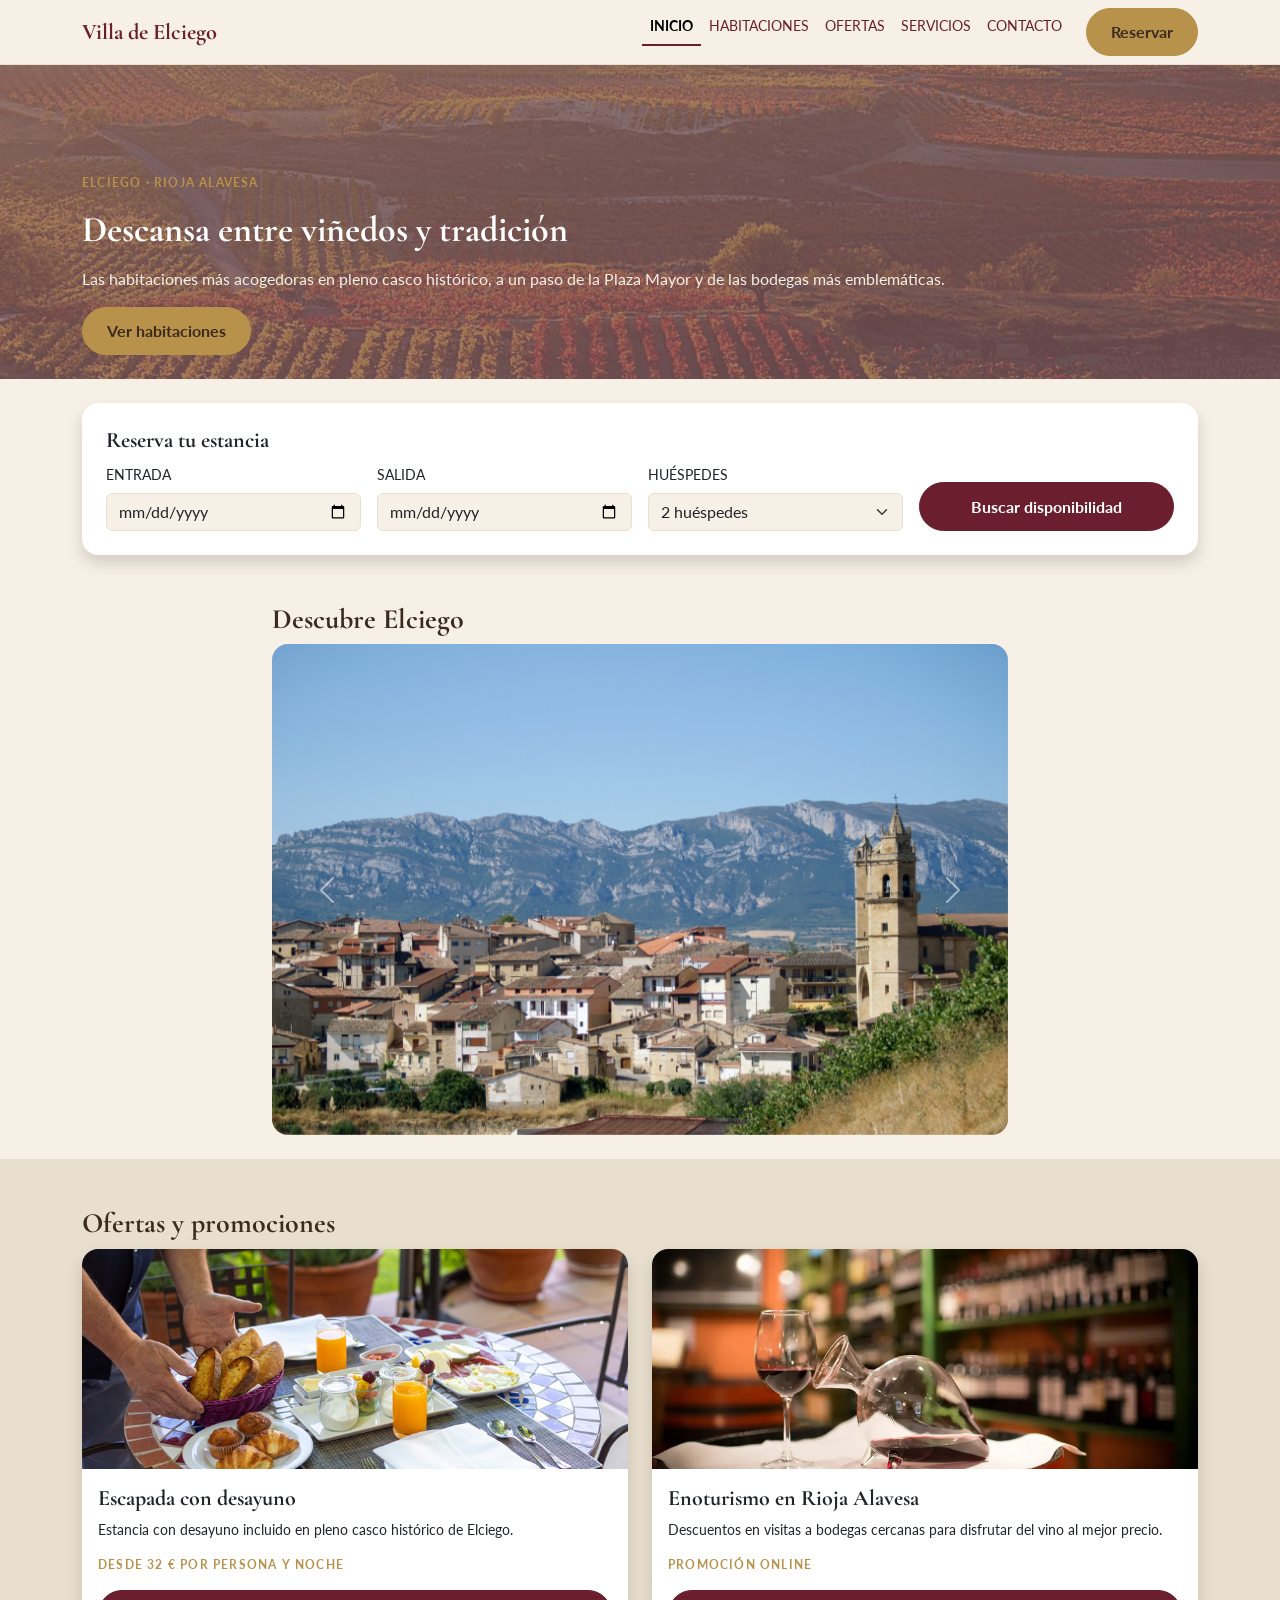
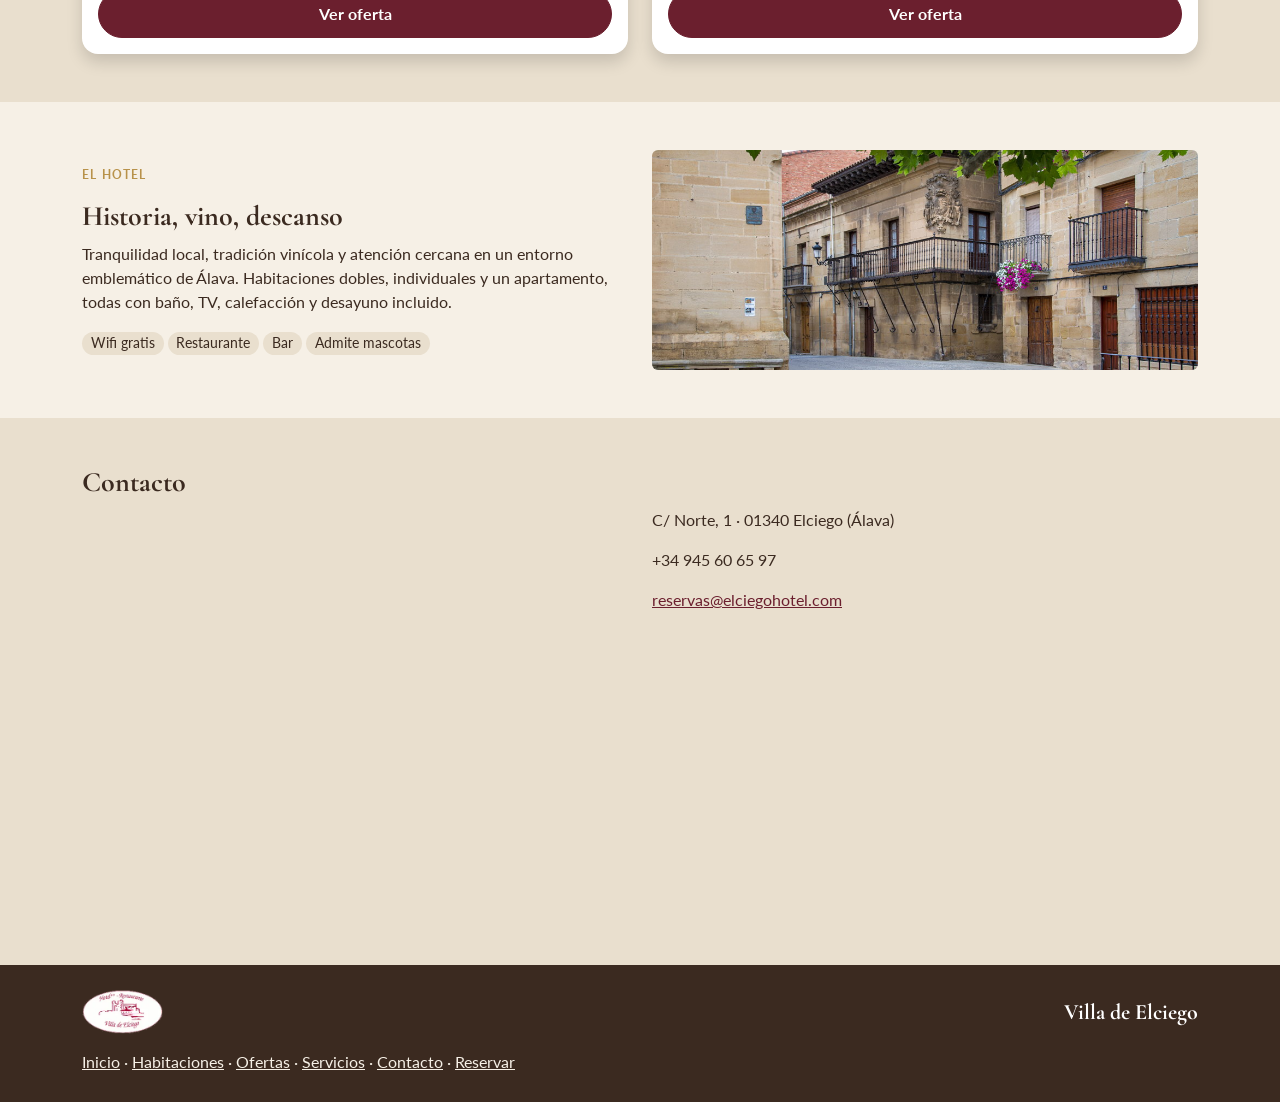
<file: index.html>
<!DOCTYPE html>
<html lang="es">
<head>
  <meta charset="UTF-8">
  <meta name="viewport" content="width=device-width, initial-scale=1">
  <title>Inicio | Villa de Elciego</title>
  <link href="https://cdn.jsdelivr.net/npm/bootstrap@5.3.3/dist/css/bootstrap.min.css" rel="stylesheet">
  <link href="https://fonts.googleapis.com/css2?family=Cormorant+Garamond:wght@700&family=Lato:wght@400;700&display=swap" rel="stylesheet">
  <link href="css/style.css" rel="stylesheet">
</head>
<body>

  <!-- NAVBAR -->
  <nav class="navbar navbar-expand-lg sticky-top">
    <div class="container">
      <a class="navbar-brand" href="index.html">Villa de Elciego</a>

      <button class="navbar-toggler border-0" type="button" data-bs-toggle="collapse" data-bs-target="#menu">
        <span class="navbar-toggler-icon"></span>
      </button>

      <div class="collapse navbar-collapse" id="menu">
        <ul class="navbar-nav ms-auto">
          <li class="nav-item"><a class="nav-link active" href="index.html">Inicio</a></li>
          <li class="nav-item"><a class="nav-link" href="habitaciones.html">Habitaciones</a></li>
          <li class="nav-item"><a class="nav-link" href="#ofertas">Ofertas</a></li>
          <li class="nav-item"><a class="nav-link" href="#servicios">Servicios</a></li>
          <li class="nav-item"><a class="nav-link" href="#contacto">Contacto</a></li>
          <li class="nav-item mt-2 mt-lg-0 ms-lg-3">
            <a class="btn btn-dorado" href="reservar.html">Reservar</a>
          </li>
        </ul>
      </div>
    </div>
  </nav>

  <!-- CONTENEDOR VIÑEDO -->
  <header class="hero">
    <div class="container">
      <p class="etiqueta">Elciego · Rioja Alavesa</p>
      <h1 class="mb-3">Descansa entre viñedos y tradición</h1>
      <p>Las habitaciones más acogedoras en pleno casco histórico, a un paso de la Plaza Mayor y de las bodegas más emblemáticas.</p>
      <a href="habitaciones.html" class="btn btn-dorado">Ver habitaciones</a>
    </div>
  </header>

  <!-- BUSCADOR -->
  <section class="py-4" id="reservar">
    <div class="container">
      <div class="card shadow">
        <div class="card-body p-4">
          <h3 class="card-title">Reserva tu estancia</h3>
          <div class="row g-3">
            <div class="col-6 col-md-3">
              <label for="entrada" class="form-label small">ENTRADA</label>
              <input type="date" id="entrada" class="form-control">
            </div>
            <div class="col-6 col-md-3">
              <label for="salida" class="form-label small">SALIDA</label>
              <input type="date" id="salida" class="form-control">
            </div>
            <div class="col-12 col-md-3">
              <label for="huespedes" class="form-label small">HUÉSPEDES</label>
              <select id="huespedes" class="form-select">
                <option value="1">1 huésped</option>
                <option value="2" selected>2 huéspedes</option>
                <option value="3">3 huéspedes</option>
                <option value="4">4 huéspedes</option>
                <option value="5">5 huéspedes</option>
                <option value="6">6 huéspedes</option>
                <option value="7">7 huéspedes</option>
                <option value="8">8 huéspedes</option>
                <option value="9">9 huéspedes</option>
                <option value="10">10 huéspedes</option>
              </select>
            </div>
            <div class="col-12 col-md-3 d-flex align-items-end">
              <a href="reservar.html" id="buscar" class="btn btn-burdeos w-100">Buscar disponibilidad</a>
            </div>
          </div>
        </div>
      </div>
    </div>
  </section>

  <!-- CARRUSEL -->
  <section class="py-4">
    <div class="container">
      <div class="row justify-content-center">
        <div class="col-lg-8">
          <h2>Descubre Elciego</h2>
          <div id="carrusel" class="carousel slide" data-bs-ride="carousel">
            <div class="carousel-inner">
              <div class="carousel-item active">
                <img src="img/carrusel-1.jpg" class="d-block w-100" alt="Casco histórico de Elciego">
              </div>
              <div class="carousel-item">
                <img src="img/carrusel-2.jpg" class="d-block w-100" alt="Casco histórico de Elciego 2">
              </div>
              <div class="carousel-item">
                <img src="img/carrusel-3.jpg" class="d-block w-100" alt="Casco histórico de Elciego 3">
              </div>
            </div>
            <button class="carousel-control-prev" type="button" data-bs-target="#carrusel" data-bs-slide="prev">
              <span class="carousel-control-prev-icon"></span>
            </button>
            <button class="carousel-control-next" type="button" data-bs-target="#carrusel" data-bs-slide="next">
              <span class="carousel-control-next-icon"></span>
            </button>
          </div>
        </div>
      </div>
    </div>
  </section>

  <!-- OFERTAS -->
  <section class="fondo-arena py-5" id="ofertas">
    <div class="container">
      <h2>Ofertas y promociones</h2>
      <div class="row g-4">

        <div class="col-md-6">
          <div class="card shadow h-100">
            <img src="img/oferta-1.jpg" alt="Escapada con desayuno" class="card-img-top foto">
            <div class="card-body">
              <h3 class="card-title">Escapada con desayuno</h3>
              <p class="card-text small">Estancia con desayuno incluido en pleno casco histórico de Elciego.</p>
              <p class="etiqueta">Desde 32 € por persona y noche</p>
              <a href="habitaciones.html" class="btn btn-burdeos w-100">Ver oferta</a>
            </div>
          </div>
        </div>

        <div class="col-md-6">
          <div class="card shadow h-100">
            <img src="img/oferta-2.jpg" alt="Enoturismo en Rioja Alavesa" class="card-img-top foto">
            <div class="card-body">
              <h3 class="card-title">Enoturismo en Rioja Alavesa</h3>
              <p class="card-text small">Descuentos en visitas a bodegas cercanas para disfrutar del vino al mejor precio.</p>
              <p class="etiqueta">Promoción online</p>
              <a href="habitaciones.html" class="btn btn-burdeos w-100">Ver oferta</a>
            </div>
          </div>
        </div>

      </div>
    </div>
  </section>

  <!-- SERVICIOS -->
  <section class="py-5" id="servicios">
    <div class="container">
      <div class="row g-4 align-items-center">
        <div class="col-md-6">
          <p class="etiqueta">El hotel</p>
          <h2>Historia, vino, descanso</h2>
          <p>
            Tranquilidad local, tradición vinícola y atención cercana en un entorno
            emblemático de Álava. Habitaciones dobles, individuales y un apartamento,
            todas con baño, TV, calefacción y desayuno incluido.
          </p>
          <span class="badge rounded-pill chip">Wifi gratis</span>
          <span class="badge rounded-pill chip">Restaurante</span>
          <span class="badge rounded-pill chip">Bar</span>
          <span class="badge rounded-pill chip">Admite mascotas</span>
        </div>
        <div class="col-md-6">
          <img src="img/hotel.jpg" alt="Fachada del hotel" class="foto rounded">
        </div>
      </div>
    </div>
  </section>

  <!-- CONTACTO -->
  <section class="fondo-arena py-5" id="contacto">
    <div class="container">
      <h2>Contacto</h2>
      <div class="row g-4">
        <div class="col-md-6">
          <div class="ratio ratio-4x3 mapa-contacto">
            <iframe src="https://www.google.com/maps/embed?pb=!1m18!1m12!1m3!1d94107.29809911063!2d-2.7620001656060893!3d42.5159304!2m3!1f0!2f0!3f0!3m2!1i1024!2i768!4f13.1!3m3!1m2!1s0xd4557f8bbc9497d%3A0x6555d28197c5f23e!2sHotel%20Villa%20Elciego!5e0!3m2!1ses!2ses!4v1794210231358!5m2!1ses!2ses"
              title="Mapa de Hotel Villa Elciego"
              allowfullscreen=""
              loading="lazy"
              referrerpolicy="strict-origin-when-cross-origin">
            </iframe>
          </div>
        </div>
        <div class="col-md-6">
          <p>C/ Norte, 1 · 01340 Elciego (Álava)</p>
          <p>+34 945 60 65 97</p>
          <p><a href="mailto:reservas@elciegohotel.com" class="correo">reservas@elciegohotel.com</a></p>
        </div>
      </div>
    </div>
  </section>

  <!-- PIE -->
  <footer class="footer py-4">
    <div class="container">
      <div class="d-flex align-items-center justify-content-between mb-3">
        <img src="img/logo.png" alt="Logo Villa de Elciego" height="45">
        <h3 class="text-white mb-0">Villa de Elciego</h3>
      </div>
      <p class="mb-1 footerlink">
        <a href="index.html" class="footerlink">Inicio</a> · 
        <a href="habitaciones.html" class="footerlink">Habitaciones</a> · 
        <a href="index.html#ofertas" class="footerlink">Ofertas</a> · 
        <a href="index.html#servicios" class="footerlink">Servicios</a> · 
        <a href="index.html#contacto" class="footerlink">Contacto</a> · 
        <a href="reservar.html" class="footerlink">Reservar</a>
      </p>
    </div>
  </footer>

  <script src="https://cdn.jsdelivr.net/npm/bootstrap@5.3.3/dist/js/bootstrap.bundle.min.js"></script>
  <script>
    (function () {
      'use strict';
      var entrada = document.getElementById('entrada');
      var salida = document.getElementById('salida');
      var huespedes = document.getElementById('huespedes');
      var boton = document.getElementById('buscar');
      if (!entrada || !salida || !huespedes || !boton) return;

      var DIA = 86400000;
      function texto(d) {
        return d.getFullYear() + '-' + ('0' + (d.getMonth() + 1)).slice(-2) + '-' + ('0' + d.getDate()).slice(-2);
      }
      function mas(t, n) {
        var p = t.split('-');
        var d = new Date(Date.UTC(+p[0], +p[1] - 1, +p[2]) + n * DIA);
        return d.getUTCFullYear() + '-' + ('0' + (d.getUTCMonth() + 1)).slice(-2) + '-' + ('0' + d.getUTCDate()).slice(-2);
      }

      var hoy = texto(new Date());
      entrada.min = hoy;
      salida.min = mas(hoy, 1);

      entrada.addEventListener('change', function () {
        if (!entrada.value) return;
        salida.min = mas(entrada.value, 1);
        salida.max = mas(entrada.value, 30);
        if (salida.value && (salida.value < salida.min || salida.value > salida.max)) salida.value = salida.min;
      });

      // Guarda fechas y huéspedes para que reservar.html los recoja
      boton.addEventListener('click', function () {
        try {
          localStorage.setItem('elciegoReserva', JSON.stringify({
            huespedes: parseInt(huespedes.value, 10),
            entrada: entrada.value,
            salida: salida.value,
            dobles: null
          }));
        } catch (e) { /* sin almacenamiento */ }
      });
    })();
  </script>
</body>
</html>
</file>
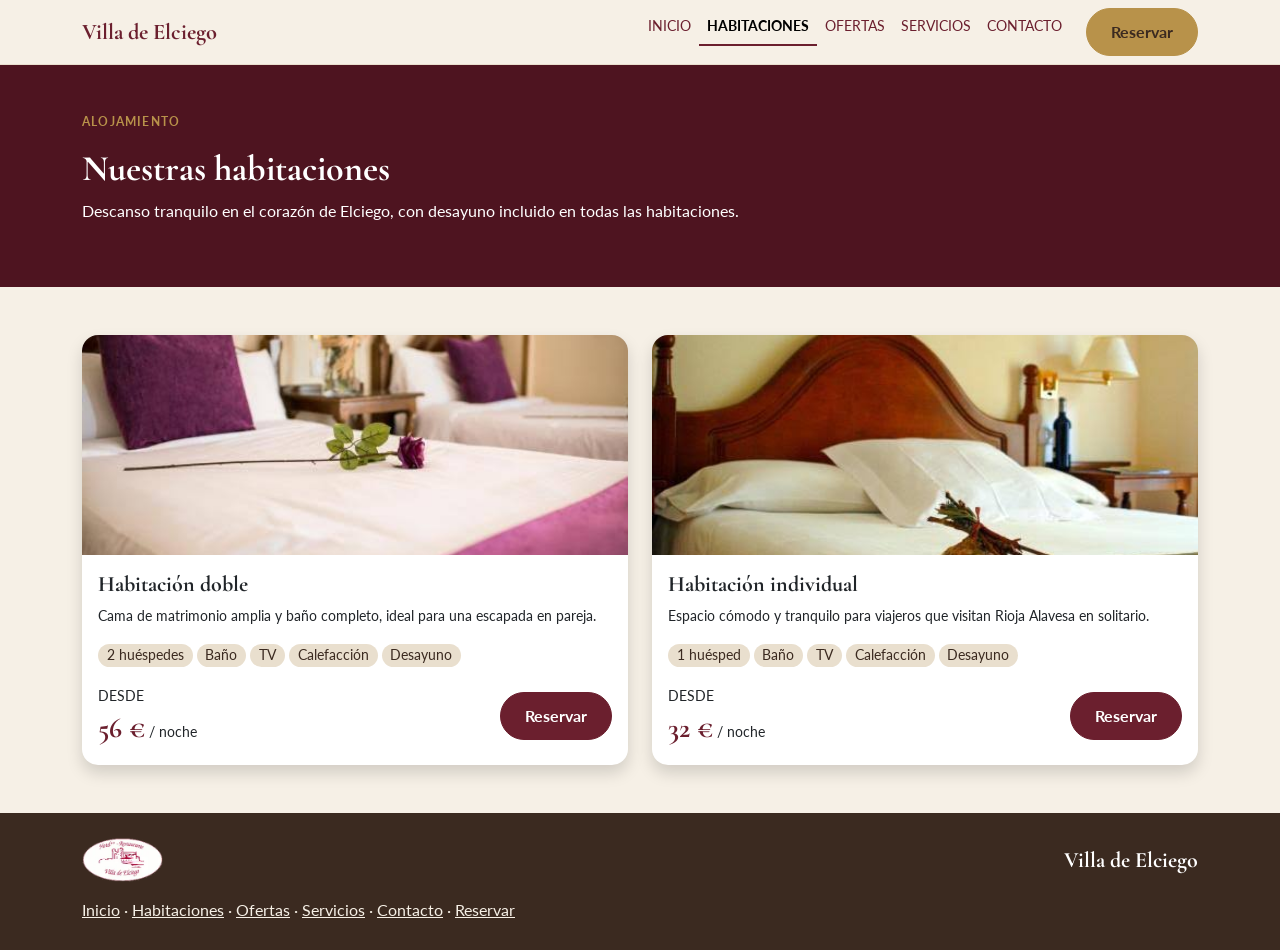
<file: habitaciones.html>
<!DOCTYPE html>
<html lang="es">
<head>
  <meta charset="UTF-8">
  <meta name="viewport" content="width=device-width, initial-scale=1">
  <title>Habitaciones | Villa de Elciego</title>
  <link href="https://cdn.jsdelivr.net/npm/bootstrap@5.3.3/dist/css/bootstrap.min.css" rel="stylesheet">
  <link href="https://fonts.googleapis.com/css2?family=Cormorant+Garamond:wght@700&family=Lato:wght@400;700&display=swap" rel="stylesheet">
  <link href="css/style.css" rel="stylesheet">
</head>
<body>

  <!-- NAVBAR -->
  <nav class="navbar navbar-expand-lg sticky-top">
    <div class="container">
      <a class="navbar-brand" href="index.html">Villa de Elciego</a>

      <button class="navbar-toggler border-0" type="button" data-bs-toggle="collapse" data-bs-target="#menu">
        <span class="navbar-toggler-icon"></span>
      </button>

      <div class="collapse navbar-collapse" id="menu">
        <ul class="navbar-nav ms-auto">
          <li class="nav-item"><a class="nav-link" href="index.html">Inicio</a></li>
          <li class="nav-item"><a class="nav-link active" href="habitaciones.html">Habitaciones</a></li>
          <li class="nav-item"><a class="nav-link" href="index.html#ofertas">Ofertas</a></li>
          <li class="nav-item"><a class="nav-link" href="index.html#servicios">Servicios</a></li>
          <li class="nav-item"><a class="nav-link" href="index.html#contacto">Contacto</a></li>
          <li class="nav-item mt-2 mt-lg-0 ms-lg-3">
            <a class="btn btn-dorado" href="reservar.html">Reservar</a>
          </li>
        </ul>
      </div>
    </div>
  </nav>

  <!-- CABECERA -->
  <header class="cabecera py-5">
    <div class="container">
      <p class="etiqueta">Alojamiento</p>
      <h1>Nuestras habitaciones</h1>
      <p>Descanso tranquilo en el corazón de Elciego, con desayuno incluido en todas las habitaciones.</p>
    </div>
  </header>

  <!-- HABITACIONES -->
  <section class="py-5">
    <div class="container">
      <div class="row g-4">

        <div class="col-md-6">
          <div class="card shadow h-100">
            <img src="img/habitacion-doble.jpeg" alt="Habitación doble" class="card-img-top foto">
            <div class="card-body">
              <h3 class="card-title">Habitación doble</h3>
              <p class="card-text small">Cama de matrimonio amplia y baño completo, ideal para una escapada en pareja.</p>
              <p>
                <span class="badge rounded-pill chip">2 huéspedes</span>
                <span class="badge rounded-pill chip">Baño</span>
                <span class="badge rounded-pill chip">TV</span>
                <span class="badge rounded-pill chip">Calefacción</span>
                <span class="badge rounded-pill chip">Desayuno</span>
              </p>
              <div class="d-flex justify-content-between align-items-center">
                <div>
                  <small>DESDE</small><br>
                  <span class="precio">56 €</span> <small>/ noche</small>
                </div>
                <a href="reservar.html" class="btn btn-burdeos">Reservar</a>              </div>
            </div>
          </div>
        </div>

        <div class="col-md-6">
          <div class="card shadow h-100">
            <img src="img/habitacion-individual.jpeg" alt="Habitación individual" class="card-img-top foto">
            <div class="card-body">
              <h3 class="card-title">Habitación individual</h3>
              <p class="card-text small">Espacio cómodo y tranquilo para viajeros que visitan Rioja Alavesa en solitario.</p>
              <p>
                <span class="badge rounded-pill chip">1 huésped</span>
                <span class="badge rounded-pill chip">Baño</span>
                <span class="badge rounded-pill chip">TV</span>
                <span class="badge rounded-pill chip">Calefacción</span>
                <span class="badge rounded-pill chip">Desayuno</span>
              </p>
              <div class="d-flex justify-content-between align-items-center">
                <div>
                  <small>DESDE</small><br>
                  <span class="precio">32 €</span> <small>/ noche</small>
                </div>
                <a href="reservar.html" class="btn btn-burdeos">Reservar</a>
              </div>
            </div>
          </div>
        </div>

      </div>
    </div>
  </section>

  <!-- PIE -->
  <footer class="footer py-4">
    <div class="container">
      <div class="d-flex align-items-center justify-content-between mb-3">
        <img src="img/logo.png" alt="Logo Villa de Elciego" height="45">
        <h3 class="text-white mb-0">Villa de Elciego</h3>
      </div>
      <p class="mb-1 footerlink">
        <a href="index.html" class="footerlink">Inicio</a> · 
        <a href="habitaciones.html" class="footerlink">Habitaciones</a> · 
        <a href="index.html#ofertas" class="footerlink">Ofertas</a> · 
        <a href="index.html#servicios" class="footerlink">Servicios</a> · 
        <a href="index.html#contacto" class="footerlink">Contacto</a> · 
        <a href="reservar.html" class="footerlink">Reservar</a>
      </p>
    </div>    
  </footer>

  <script src="https://cdn.jsdelivr.net/npm/bootstrap@5.3.3/dist/js/bootstrap.bundle.min.js"></script>
</body>
</html>
</file>
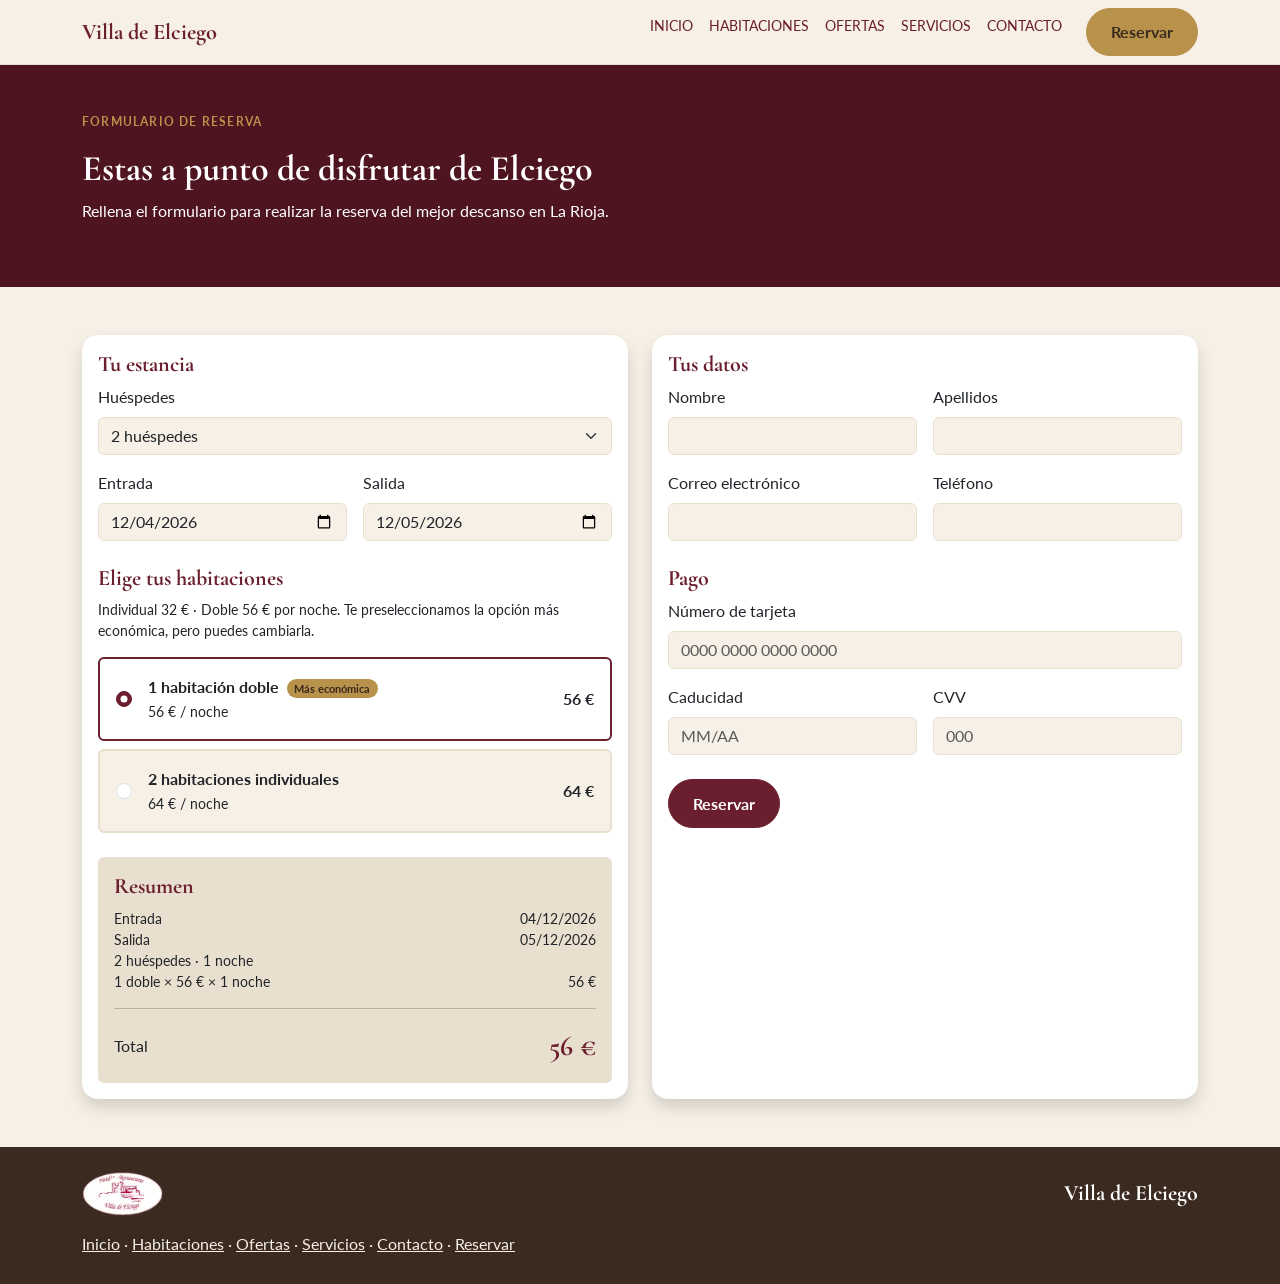
<file: reservar.html>
<!DOCTYPE html>
<html lang="es">
<head>
  <meta charset="UTF-8">
  <meta name="viewport" content="width=device-width, initial-scale=1">
  <title>Reservar | Villa de Elciego</title>
  <link href="https://cdn.jsdelivr.net/npm/bootstrap@5.3.3/dist/css/bootstrap.min.css" rel="stylesheet">
  <link href="https://fonts.googleapis.com/css2?family=Cormorant+Garamond:wght@700&family=Lato:wght@400;700&display=swap" rel="stylesheet">
  <link href="css/style.css" rel="stylesheet">
</head>
<body>

  <!-- NAVBAR -->
  <nav class="navbar navbar-expand-lg sticky-top">
    <div class="container">
      <a class="navbar-brand" href="index.html">Villa de Elciego</a>

      <button class="navbar-toggler border-0" type="button" data-bs-toggle="collapse" data-bs-target="#menu">
        <span class="navbar-toggler-icon"></span>
      </button>

      <div class="collapse navbar-collapse" id="menu">
        <ul class="navbar-nav ms-auto">
          <li class="nav-item"><a class="nav-link" href="index.html">Inicio</a></li>
          <li class="nav-item"><a class="nav-link" href="habitaciones.html">Habitaciones</a></li>
          <li class="nav-item"><a class="nav-link" href="index.html#ofertas">Ofertas</a></li>
          <li class="nav-item"><a class="nav-link" href="index.html#servicios">Servicios</a></li>
          <li class="nav-item"><a class="nav-link" href="index.html#contacto">Contacto</a></li>
          <li class="nav-item mt-2 mt-lg-0 ms-lg-3">
            <a class="btn btn-dorado" href="reservar.html">Reservar</a>
          </li>
        </ul>
      </div>
    </div>
  </nav>

  <!-- CABECERA -->
  <header class="cabecera py-5">
    <div class="container">
      <p class="etiqueta">FORMULARIO DE RESERVA</p>
      <h1>Estas a punto de disfrutar de Elciego</h1>
      <p>Rellena el formulario para realizar la reserva del mejor descanso en La Rioja.</p>
    </div>
  </header>

  <!-- RESERVA -->
  <section class="py-5">
    <div class="container">
      <div class="row g-4">

        <!-- Estancia y habitaciones -->
        <div class="col-lg-6">
          <div class="card shadow h-100">
            <div class="card-body">
              <h3>Tu estancia</h3>
              <div class="row g-3 mb-4">
                <div class="col-12">
                  <label class="form-label" for="huespedes">Huéspedes</label>
                  <select class="form-select" id="huespedes"></select>
                </div>
                <div class="col-6">
                  <label class="form-label" for="entrada">Entrada</label>
                  <input type="date" class="form-control" id="entrada">
                </div>
                <div class="col-6">
                  <label class="form-label" for="salida">Salida</label>
                  <input type="date" class="form-control" id="salida">
                </div>
              </div>

              <h3>Elige tus habitaciones</h3>
              <p class="small mb-3">Individual 32 € · Doble 56 € por noche. Te preseleccionamos la opción más económica, pero puedes cambiarla.</p>
              <div id="opciones" class="d-grid gap-2 mb-4"></div>

              <div class="resumen p-3 rounded">
                <h3 class="mb-2">Resumen</h3>
                <div id="resumenLineas" class="small"></div>
                <hr>
                <div class="d-flex justify-content-between align-items-center">
                  <span>Total</span>
                  <span class="precio" id="total">0 €</span>
                </div>
              </div>
            </div>
          </div>
        </div>

        <!-- Datos y pago -->
        <div class="col-lg-6">
          <div class="card shadow h-100">
            <div class="card-body">
              <form id="formReserva" novalidate>
                <h3>Tus datos</h3>
                <div class="row g-3 mb-4">
                  <div class="col-md-6"><label class="form-label">Nombre</label><input class="form-control" required></div>
                  <div class="col-md-6"><label class="form-label">Apellidos</label><input class="form-control" required></div>
                  <div class="col-md-6"><label class="form-label">Correo electrónico</label><input type="email" class="form-control" required></div>
                  <div class="col-md-6"><label class="form-label">Teléfono</label><input type="tel" class="form-control" required></div>
                </div>
                <h3>Pago</h3>
                <div class="row g-3 mb-4">
                  <div class="col-12"><label class="form-label">Número de tarjeta</label><input class="form-control" placeholder="0000 0000 0000 0000" required></div>
                  <div class="col-6"><label class="form-label">Caducidad</label><input class="form-control" placeholder="MM/AA" required></div>
                  <div class="col-6"><label class="form-label">CVV</label><input class="form-control" placeholder="000" required></div>
                </div>
                <button type="submit" class="btn btn-burdeos">Reservar</button>
              </form>
            </div>
          </div>
        </div>

      </div>
    </div>
  </section>

  <!-- PIE -->
  <footer class="footer py-4">
    <div class="container">
      <div class="d-flex align-items-center justify-content-between mb-3">
        <img src="img/logo.png" alt="Logo Villa de Elciego" height="45">
        <h3 class="text-white mb-0">Villa de Elciego</h3>
      </div>
      <p class="mb-1 footerlink">
        <a href="index.html" class="footerlink">Inicio</a> · 
        <a href="habitaciones.html" class="footerlink">Habitaciones</a> · 
        <a href="index.html#ofertas" class="footerlink">Ofertas</a> · 
        <a href="index.html#servicios" class="footerlink">Servicios</a> · 
        <a href="index.html#contacto" class="footerlink">Contacto</a> · 
        <a href="reservar.html" class="footerlink">Reservar</a>
      </p>
    </div>    
  </footer>

    <!-- MODAL PEDIDO REALIZADO -->
  <div class="modal fade" id="modalPedido" tabindex="-1" aria-labelledby="modalPedidoLabel" aria-hidden="true">
    <div class="modal-dialog modal-dialog-centered">
      <div class="modal-content text-center">
        <div class="modal-header border-0">
          <button type="button" class="btn-close" data-bs-dismiss="modal" aria-label="Cerrar"></button>
        </div>
        <div class="modal-body pb-4">
          <h2 id="modalPedidoLabel">¡Pedido realizado!</h2>
          <p>Gracias por tu reserva. Te hemos enviado la confirmación a tu correo.</p>
          <p class="fw-bold" id="modalResumen"></p>
          <button type="button" class="btn btn-burdeos" data-bs-dismiss="modal">Aceptar</button>
        </div>
      </div>
    </div>
  </div>

  <script src="https://cdn.jsdelivr.net/npm/bootstrap@5.3.3/dist/js/bootstrap.bundle.min.js"></script>
  <script>
    (function () {
      'use strict';

      var PRECIO_INDIVIDUAL = 32;   // € / noche (1 huésped)
      var PRECIO_DOBLE = 56;        // € / noche (2 huéspedes)
      var MAX_HUESPEDES = 10;
      var MAX_NOCHES = 30;
      var CLAVE = 'elciegoReserva';
      var DIA = 86400000;

      var selHuespedes = document.getElementById('huespedes');
      var inpEntrada = document.getElementById('entrada');
      var inpSalida = document.getElementById('salida');
      var contOpciones = document.getElementById('opciones');
      var contLineas = document.getElementById('resumenLineas');
      var elTotal = document.getElementById('total');
      var form = document.getElementById('formReserva');

      var estado = { huespedes: 2, entrada: '', salida: '', dobles: null };

      /* ---------- Fechas ---------- */
      function aTexto(d) {            // Date local -> 'AAAA-MM-DD'
        var m = d.getMonth() + 1, dia = d.getDate();
        return d.getFullYear() + '-' + (m < 10 ? '0' : '') + m + '-' + (dia < 10 ? '0' : '') + dia;
      }
      function aUTC(t) {              // 'AAAA-MM-DD' -> ms (sin problemas de horario de verano)
        var p = t.split('-');
        return Date.UTC(+p[0], +p[1] - 1, +p[2]);
      }
      function sumarDias(t, n) {
        var d = new Date(aUTC(t) + n * DIA);
        return d.getUTCFullYear() + '-' + ('0' + (d.getUTCMonth() + 1)).slice(-2) + '-' + ('0' + d.getUTCDate()).slice(-2);
      }
      function fechaValida(t) { return /^\d{4}-\d{2}-\d{2}$/.test(t || '') && !isNaN(aUTC(t)); }
      function formatear(t) { var p = t.split('-'); return p[2] + '/' + p[1] + '/' + p[0]; }
      function noches() { return Math.round((aUTC(estado.salida) - aUTC(estado.entrada)) / DIA); }

      var HOY = aTexto(new Date());

      // Deja entrada y salida coherentes: entrada >= hoy, 1 a 30 noches
      function normalizarFechas() {
        if (!fechaValida(estado.entrada) || estado.entrada < HOY) estado.entrada = HOY;
        if (!fechaValida(estado.salida) || estado.salida <= estado.entrada) estado.salida = sumarDias(estado.entrada, 1);
        if (noches() > MAX_NOCHES) estado.salida = sumarDias(estado.entrada, MAX_NOCHES);
      }

      function pintarFechas() {
        inpEntrada.min = HOY;
        inpEntrada.value = estado.entrada;
        inpSalida.min = sumarDias(estado.entrada, 1);
        inpSalida.max = sumarDias(estado.entrada, MAX_NOCHES);
        inpSalida.value = estado.salida;
      }

      /* ---------- Utilidades ---------- */
      function euros(n) { return n.toLocaleString('es-ES') + ' €'; }
      function plural(n, uno, varios) { return n + ' ' + (n === 1 ? uno : varios); }
      function maxDobles(h) { return Math.floor(h / 2); }

      function textoHabitaciones(d, i) {
        var partes = [];
        if (d > 0) partes.push(plural(d, 'habitación doble', 'habitaciones dobles'));
        if (i > 0) partes.push(plural(i, 'habitación individual', 'habitaciones individuales'));
        return partes.join(' + ');
      }

      // Combinaciones que alojan exactamente a N huéspedes, de la más barata
      // (más dobles) a la más cara (solo individuales).
      function combinaciones(huespedes) {
        var lista = [];
        for (var d = maxDobles(huespedes); d >= 0; d--) {
          var i = huespedes - 2 * d;
          lista.push({ dobles: d, individuales: i, porNoche: d * PRECIO_DOBLE + i * PRECIO_INDIVIDUAL });
        }
        return lista;
      }

      /* ---------- Guardado ---------- */
      function guardar() {
        try { localStorage.setItem(CLAVE, JSON.stringify(estado)); } catch (e) { /* sin almacenamiento */ }
      }

      function cargar() {
        try {
          var g = JSON.parse(localStorage.getItem(CLAVE));
          if (!g) return;
          var h = parseInt(g.huespedes, 10), d = parseInt(g.dobles, 10);
          if (h >= 1 && h <= MAX_HUESPEDES) estado.huespedes = h;
          if (d >= 0 && d <= maxDobles(estado.huespedes)) estado.dobles = d;
          if (fechaValida(g.entrada)) estado.entrada = g.entrada;
          if (fechaValida(g.salida)) estado.salida = g.salida;
        } catch (e) { /* datos corruptos: se ignoran */ }
      }

      /* ---------- Pintado ---------- */
      function pintarOpciones() {
        var lista = combinaciones(estado.huespedes);
        contOpciones.innerHTML = '';

        lista.forEach(function (c, idx) {
          var label = document.createElement('label');
          label.className = 'opcion d-flex align-items-center gap-3 p-3 rounded';

          var radio = document.createElement('input');
          radio.type = 'radio';
          radio.name = 'combinacion';
          radio.value = c.dobles;
          radio.className = 'form-check-input mt-0';
          radio.checked = c.dobles === estado.dobles;
          radio.addEventListener('change', function () {
            estado.dobles = c.dobles;
            guardar();
            pintarResumen();
          });

          var texto = document.createElement('div');
          texto.className = 'flex-grow-1';
          var titulo = document.createElement('div');
          titulo.className = 'fw-bold';
          titulo.textContent = textoHabitaciones(c.dobles, c.individuales);
          if (idx === 0) {
            var badge = document.createElement('span');
            badge.className = 'badge rounded-pill ms-2 badge-barata';
            badge.textContent = 'Más económica';
            titulo.appendChild(badge);
          }
          var detalle = document.createElement('small');
          detalle.textContent = euros(c.porNoche) + ' / noche';
          texto.appendChild(titulo);
          texto.appendChild(detalle);

          var total = document.createElement('div');
          total.className = 'text-end fw-bold opcion-total';
          total.setAttribute('data-por-noche', c.porNoche);

          label.appendChild(radio);
          label.appendChild(texto);
          label.appendChild(total);
          contOpciones.appendChild(label);
        });
      }

      function actualizarTotalesOpciones() {
        var totales = contOpciones.querySelectorAll('.opcion-total');
        for (var k = 0; k < totales.length; k++) {
          totales[k].textContent = euros(parseInt(totales[k].getAttribute('data-por-noche'), 10) * noches());
        }
      }

      function datosActuales() {
        var d = estado.dobles;
        var i = estado.huespedes - 2 * d;
        var porNoche = d * PRECIO_DOBLE + i * PRECIO_INDIVIDUAL;
        return { dobles: d, individuales: i, porNoche: porNoche, total: porNoche * noches() };
      }

      function fila(izq, der) {
        return '<div class="d-flex justify-content-between"><span>' + izq + '</span><span>' + der + '</span></div>';
      }

      function pintarResumen() {
        var r = datosActuales();
        var n = noches();
        var lineas = [];
        lineas.push(fila('Entrada', formatear(estado.entrada)));
        lineas.push(fila('Salida', formatear(estado.salida)));
        lineas.push(fila(plural(estado.huespedes, 'huésped', 'huéspedes') + ' · ' + plural(n, 'noche', 'noches'), ''));
        if (r.dobles > 0) {
          lineas.push(fila(plural(r.dobles, 'doble', 'dobles') + ' × ' + PRECIO_DOBLE + ' € × ' + plural(n, 'noche', 'noches'),
            euros(r.dobles * PRECIO_DOBLE * n)));
        }
        if (r.individuales > 0) {
          lineas.push(fila(plural(r.individuales, 'individual', 'individuales') + ' × ' + PRECIO_INDIVIDUAL + ' € × ' + plural(n, 'noche', 'noches'),
            euros(r.individuales * PRECIO_INDIVIDUAL * n)));
        }
        contLineas.innerHTML = lineas.join('');
        elTotal.textContent = euros(r.total);
        actualizarTotalesOpciones();

        var opciones = contOpciones.querySelectorAll('.opcion');
        for (var k = 0; k < opciones.length; k++) {
          opciones[k].classList.toggle('seleccionada', opciones[k].querySelector('input').checked);
        }
      }

      /* ---------- Eventos ---------- */
      selHuespedes.addEventListener('change', function () {
        estado.huespedes = parseInt(selHuespedes.value, 10);
        estado.dobles = maxDobles(estado.huespedes); // vuelve a la opción más barata
        guardar();
        pintarOpciones();
        pintarResumen();
      });

      inpEntrada.addEventListener('change', function () {
        estado.entrada = inpEntrada.value;
        normalizarFechas();
        pintarFechas();
        guardar();
        pintarResumen();
      });

      inpSalida.addEventListener('change', function () {
        estado.salida = inpSalida.value;
        normalizarFechas();
        pintarFechas();
        guardar();
        pintarResumen();
      });

      form.addEventListener('submit', function (e) {
        e.preventDefault();
        form.classList.add('was-validated');
        if (!form.checkValidity()) return;

        var r = datosActuales();
        document.getElementById('modalResumen').textContent =
          textoHabitaciones(r.dobles, r.individuales) + ' · del ' + formatear(estado.entrada) +
          ' al ' + formatear(estado.salida) + ' (' + plural(noches(), 'noche', 'noches') + ') · Total ' + euros(r.total);
        bootstrap.Modal.getOrCreateInstance(document.getElementById('modalPedido')).show();
      });

      /* ---------- Inicio ---------- */
      for (var n = 1; n <= MAX_HUESPEDES; n++) {
        var o = document.createElement('option');
        o.value = n;
        o.textContent = n === 1 ? '1 huésped' : n + ' huéspedes';
        selHuespedes.appendChild(o);
      }
      cargar();
      normalizarFechas();
      if (estado.dobles === null) estado.dobles = maxDobles(estado.huespedes);
      selHuespedes.value = estado.huespedes;
      pintarFechas();
      pintarOpciones();
      pintarResumen();
    })();
  </script>
</body>
</html>
</file>
<file: css/style.css>
:root {
  --burdeos: #6B1F2E;
  --burdeos-oscuro: #4E1420;
  --crema: #F6F0E6;
  --arena: #E9DFCE;
  --madera: #3B2A20;
  --dorado: #B8924A;
}

/* TEXTOS */
body {
  font-family: 'Lato', sans-serif;
  background-color: var(--crema);
  color: var(--madera);
}

h1, h2, h3, .navbar-brand {
  font-family: 'Cormorant Garamond', serif;
  font-weight: 700;
}

h1 { font-size: 2.25rem; }
h2 { font-size: 1.75rem; }
h3 { font-size: 1.375rem; color: var(--burdeos); }

.etiqueta {
  color: var(--dorado);
  font-size: 0.75rem;
  font-weight: 700;
  letter-spacing: 0.1em;
  text-transform: uppercase;
}

/* MENÚ */
.navbar {
  background-color: var(--crema);
  border-bottom: 1px solid var(--arena);
}

.navbar-brand,
.navbar-brand:hover {
  color: var(--burdeos);
  font-size: 1.4rem;
}

.navbar-nav .nav-link {
  color: var(--burdeos);
  text-transform: uppercase;
  font-size: 0.85rem;
}

.navbar-nav .nav-link.active {
  font-weight: 700;
  border-bottom: 2px solid var(--burdeos);
}

/* Menú móvil: caja flotante con efecto cristal */
@media (max-width: 991px) {
  .navbar-collapse {
    position: absolute;
    top: 100%;
    right: 12px;
    width: 290px;
    margin-top: 8px;
    padding: 16px;
    background-color: rgba(255, 255, 255, 0.3);
    border: 1px solid rgba(255, 255, 255, 0.2);
    border-radius: 24px;
    backdrop-filter: blur(16px);
  }
}

/* BOTONES */
.btn {
  border-radius: 50px;
  padding: 0.7rem 1.5rem;
  font-weight: 700;
}

.btn-burdeos {
  background-color: var(--burdeos);
  border-color: var(--burdeos);
  color: #fff;
}
.btn-burdeos:hover {
  background-color: var(--burdeos-oscuro);
  border-color: var(--burdeos-oscuro);
  color: #fff;
}

.btn-dorado {
  background-color: var(--dorado);
  border-color: var(--dorado);
  color: var(--madera);
}
.btn-dorado:hover {
  background-color: #A37F3D;
  border-color: #A37F3D;
  color: var(--madera);
}

/* PORTADA */
.hero {
  min-height: 314px;
  display: flex;
  align-items: flex-end;
  background:
    linear-gradient(rgba(78, 20, 32, 0.5), rgba(78, 20, 32, 0.5)),
    linear-gradient(rgba(246, 240, 230, 0.5), rgba(246, 240, 230, 0.5)),
    url("../img/hero.jpg") center / cover;
}

.hero .container {
  padding-top: 24px;
  padding-bottom: 24px;
}

.hero h1 { color: #fff; }
.hero p { color: var(--crema); }
.hero .etiqueta { color: var(--dorado); }
.hero .btn { display: inline-block; }

/* TARJETAS, ETIQUETAS Y FOTOS */
.card {
  border: none;
  border-radius: 16px;
  overflow: hidden;
}

.chip {
  background-color: var(--arena);
  color: var(--madera);
  font-weight: normal;
  font-size: 0.85rem;
}

.precio {
  font-family: 'Cormorant Garamond', serif;
  font-weight: 700;
  font-size: 1.75rem;
  color: var(--burdeos);
}

.foto {
  display: block;
  width: 100%;
  height: 220px;
  object-fit: cover;
}

.mapa { height: 201px; }

.correo { color: var(--burdeos); }

.footerlink { color: var(--crema); }

/* CARRUSEL */
.carousel {
  border-radius: 16px;
  overflow: hidden;
}

.carousel-item img {
  aspect-ratio: 3 / 2;
  object-fit: cover;
}

/* FORMULARIO, CABECERA Y PIE */
.form-control,
.form-select {
  background-color: var(--crema);
  border-color: var(--arena);
}

.cabecera {
  background-color: var(--burdeos-oscuro);
  color: #fff;
}

.fondo-arena { background-color: var(--arena); }

.footer {
  background-color: var(--madera);
  color: var(--crema);
}

/* RESERVA */
.mapa-contacto iframe { border: 0; border-radius: 16px; }

.opcion {
  background-color: var(--crema);
  border: 2px solid var(--arena);
  cursor: pointer;
}
.opcion.seleccionada {
  border-color: var(--burdeos);
  background-color: #fff;
}
.opcion .form-check-input:checked {
  background-color: var(--burdeos);
  border-color: var(--burdeos);
}
.badge-barata {
  background-color: var(--dorado);
  color: var(--madera);
  font-size: 0.7rem;
}
.resumen { background-color: var(--arena); }
</file>
